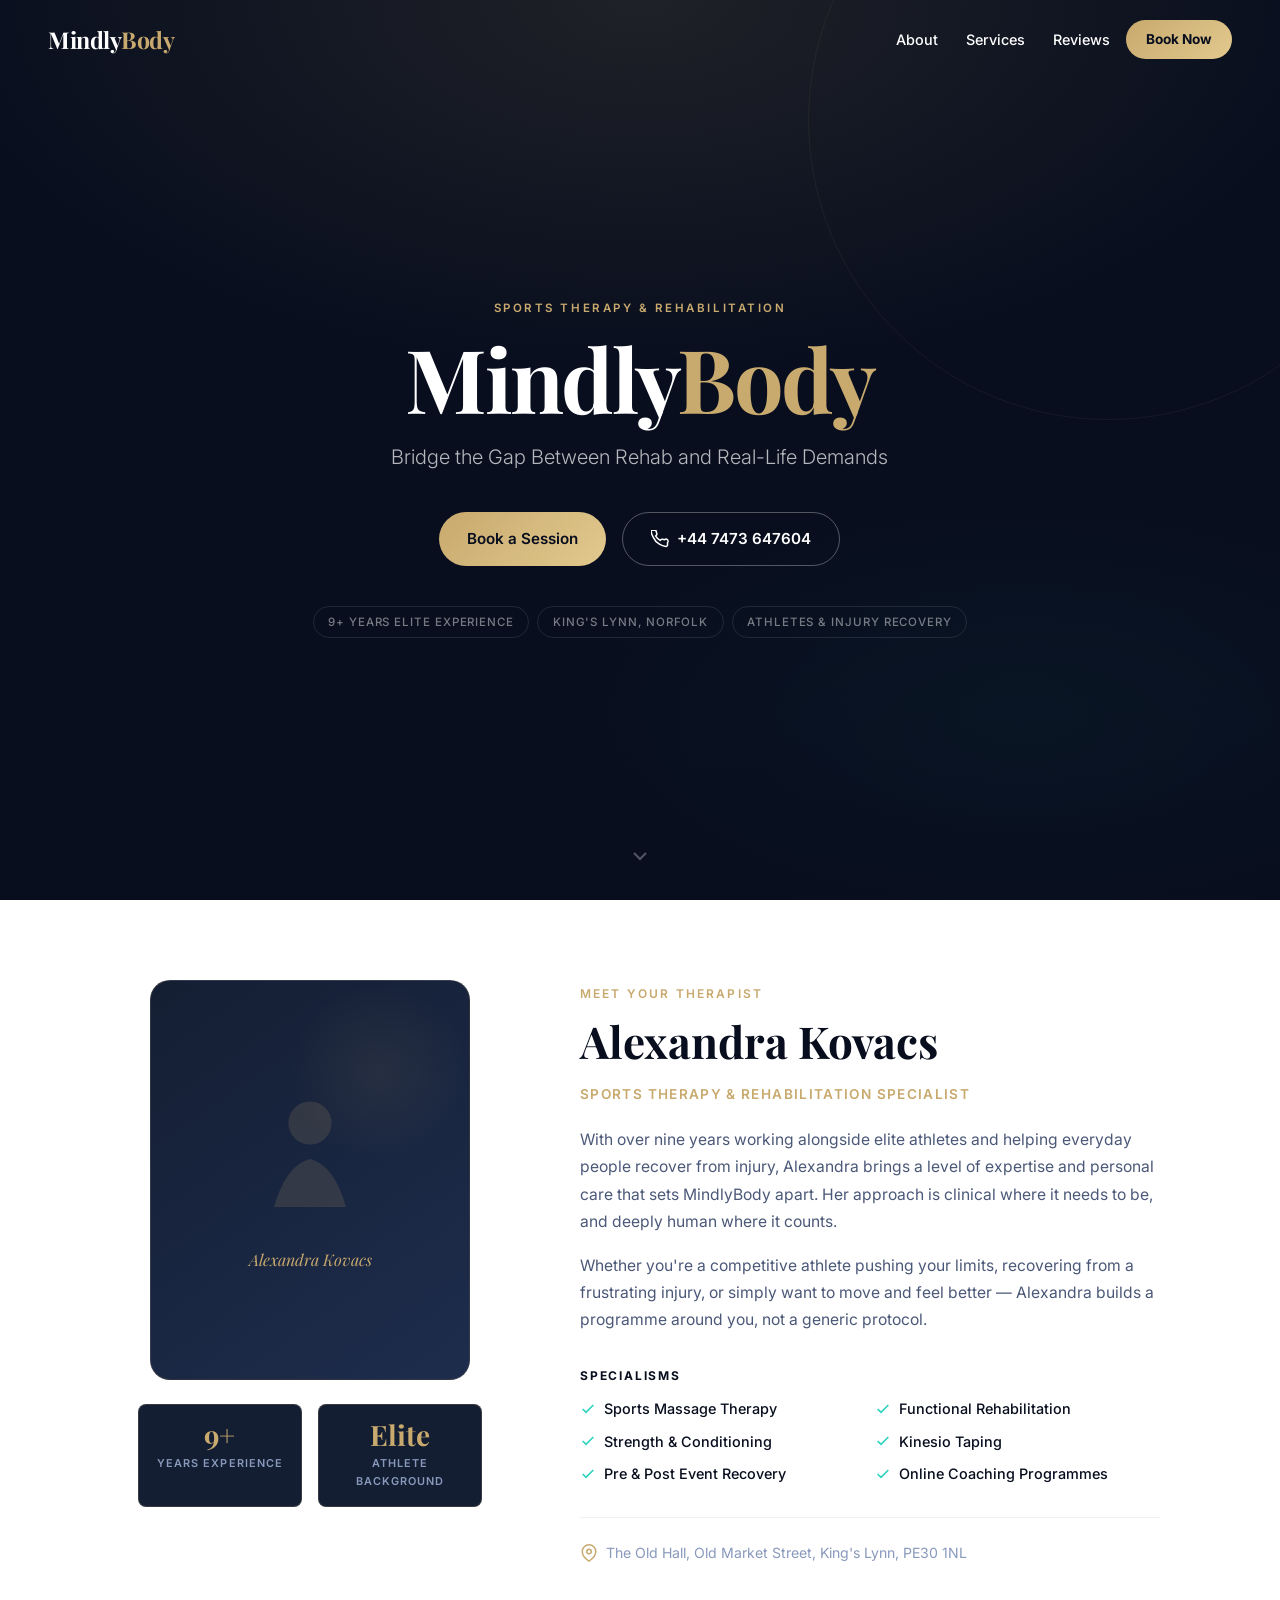
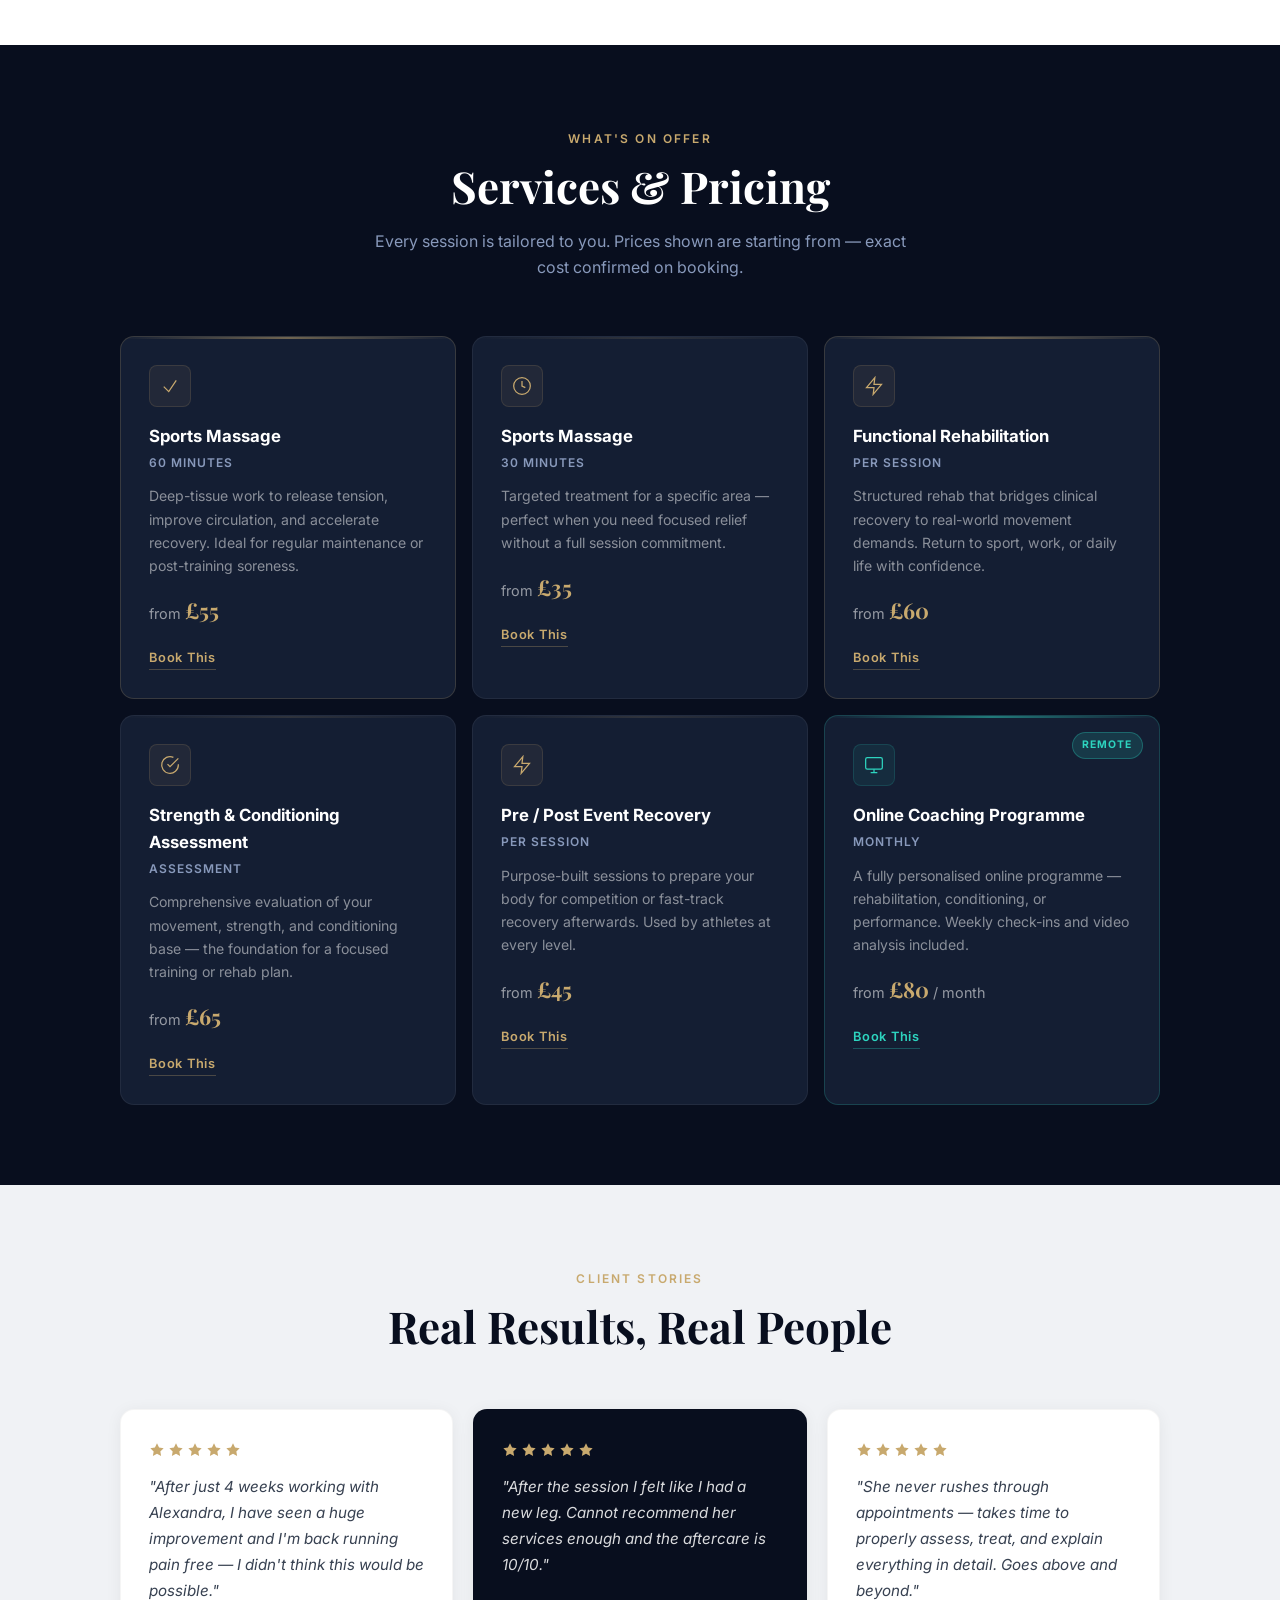
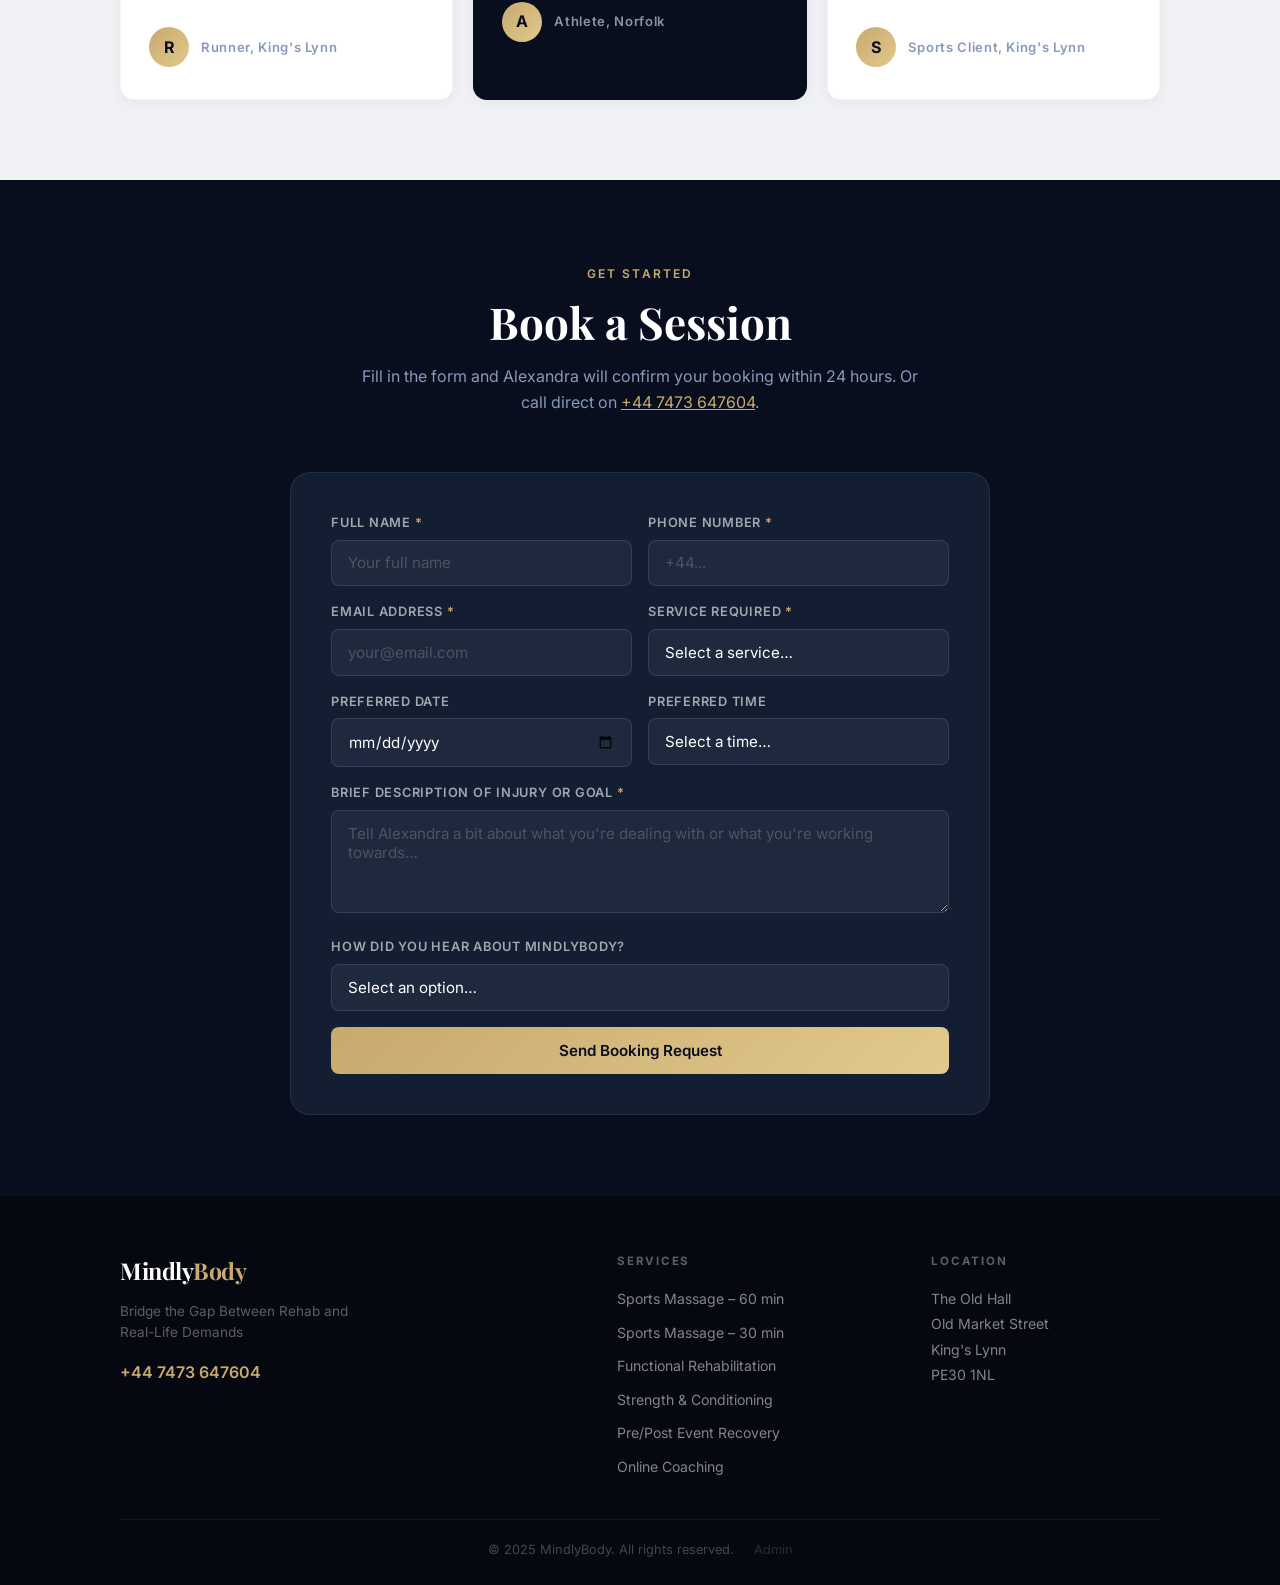
<file: index.html>
<!DOCTYPE html>
<html lang="en">
<head>
  <meta charset="UTF-8" />
  <meta name="viewport" content="width=device-width, initial-scale=1.0" />
  <title>MindlyBody | Sports Massage & Rehabilitation — King's Lynn</title>
  <meta name="description" content="Elite sports massage and rehabilitation with Alexandra Kovacs at The Old Hall, King's Lynn. Book your session today." />
  <link rel="preconnect" href="https://fonts.googleapis.com" />
  <link rel="preconnect" href="https://fonts.gstatic.com" crossorigin />
  <link href="https://fonts.googleapis.com/css2?family=Inter:wght@300;400;500;600;700&family=Playfair+Display:wght@400;600;700&display=swap" rel="stylesheet" />
  <link rel="stylesheet" href="styles.css" />
</head>
<body>

  <!-- NAV -->
  <nav class="nav" id="nav">
    <a href="#" class="nav__logo">Mindly<span>Body</span></a>
    <button class="nav__toggle" id="navToggle" aria-label="Open menu">
      <span></span><span></span><span></span>
    </button>
    <ul class="nav__links" id="navLinks">
      <li><a href="#about">About</a></li>
      <li><a href="#services">Services</a></li>
      <li><a href="#testimonials">Reviews</a></li>
      <li><a href="#booking" class="nav__cta">Book Now</a></li>
    </ul>
  </nav>

  <!-- HERO -->
  <section class="hero" id="home">
    <div class="hero__overlay"></div>
    <div class="hero__content">
      <p class="hero__eyebrow">Sports Therapy &amp; Rehabilitation</p>
      <h1 class="hero__title">Mindly<span>Body</span></h1>
      <p class="hero__tagline">Bridge the Gap Between Rehab and Real-Life Demands</p>
      <div class="hero__actions">
        <a href="#booking" class="btn btn--primary">Book a Session</a>
        <a href="tel:+447473647604" class="btn btn--ghost">
          <svg width="18" height="18" viewBox="0 0 24 24" fill="none" stroke="currentColor" stroke-width="2" stroke-linecap="round" stroke-linejoin="round"><path d="M22 16.92v3a2 2 0 01-2.18 2 19.79 19.79 0 01-8.63-3.07A19.5 19.5 0 013.07 9.8a19.79 19.79 0 01-3.07-8.67A2 2 0 012 .18h3a2 2 0 012 1.72c.127.96.361 1.903.7 2.81a2 2 0 01-.45 2.11L6.09 7.91a16 16 0 006 6l1.09-1.09a2 2 0 012.11-.45c.907.339 1.85.573 2.81.7A2 2 0 0122 16.92z"></path></svg>
          +44 7473 647604
        </a>
      </div>
      <div class="hero__badges">
        <span>9+ Years Elite Experience</span>
        <span>King's Lynn, Norfolk</span>
        <span>Athletes &amp; Injury Recovery</span>
      </div>
    </div>
    <a href="#about" class="hero__scroll" aria-label="Scroll down">
      <svg width="24" height="24" viewBox="0 0 24 24" fill="none" stroke="currentColor" stroke-width="2"><polyline points="6 9 12 15 18 9"></polyline></svg>
    </a>
  </section>

  <!-- ABOUT -->
  <section class="about section" id="about">
    <div class="container">
      <div class="about__grid">
        <div class="about__image-wrap">
          <div class="about__image-placeholder">
            <svg viewBox="0 0 200 240" fill="none" xmlns="http://www.w3.org/2000/svg" class="about__silhouette">
              <circle cx="100" cy="60" r="36" fill="currentColor" opacity="0.15"/>
              <path d="M40 200 Q60 130 100 120 Q140 130 160 200" fill="currentColor" opacity="0.15"/>
            </svg>
            <p class="about__image-label">Alexandra Kovacs</p>
          </div>
          <div class="about__credentials">
            <div class="credential">
              <span class="credential__number">9+</span>
              <span class="credential__label">Years Experience</span>
            </div>
            <div class="credential">
              <span class="credential__number">Elite</span>
              <span class="credential__label">Athlete Background</span>
            </div>
          </div>
        </div>
        <div class="about__content">
          <p class="section__eyebrow">Meet Your Therapist</p>
          <h2 class="section__title">Alexandra Kovacs</h2>
          <p class="about__subtitle">Sports Therapy &amp; Rehabilitation Specialist</p>
          <p class="about__text">
            With over nine years working alongside elite athletes and helping everyday people recover from injury, Alexandra brings a level of expertise and personal care that sets MindlyBody apart. Her approach is clinical where it needs to be, and deeply human where it counts.
          </p>
          <p class="about__text">
            Whether you're a competitive athlete pushing your limits, recovering from a frustrating injury, or simply want to move and feel better — Alexandra builds a programme around you, not a generic protocol.
          </p>
          <div class="about__specialisms">
            <h3 class="about__specialisms-title">Specialisms</h3>
            <ul class="specialism-list">
              <li>
                <svg width="16" height="16" viewBox="0 0 24 24" fill="none" stroke="currentColor" stroke-width="2.5"><polyline points="20 6 9 17 4 12"></polyline></svg>
                Sports Massage Therapy
              </li>
              <li>
                <svg width="16" height="16" viewBox="0 0 24 24" fill="none" stroke="currentColor" stroke-width="2.5"><polyline points="20 6 9 17 4 12"></polyline></svg>
                Functional Rehabilitation
              </li>
              <li>
                <svg width="16" height="16" viewBox="0 0 24 24" fill="none" stroke="currentColor" stroke-width="2.5"><polyline points="20 6 9 17 4 12"></polyline></svg>
                Strength &amp; Conditioning
              </li>
              <li>
                <svg width="16" height="16" viewBox="0 0 24 24" fill="none" stroke="currentColor" stroke-width="2.5"><polyline points="20 6 9 17 4 12"></polyline></svg>
                Kinesio Taping
              </li>
              <li>
                <svg width="16" height="16" viewBox="0 0 24 24" fill="none" stroke="currentColor" stroke-width="2.5"><polyline points="20 6 9 17 4 12"></polyline></svg>
                Pre &amp; Post Event Recovery
              </li>
              <li>
                <svg width="16" height="16" viewBox="0 0 24 24" fill="none" stroke="currentColor" stroke-width="2.5"><polyline points="20 6 9 17 4 12"></polyline></svg>
                Online Coaching Programmes
              </li>
            </ul>
          </div>
          <div class="about__location">
            <svg width="18" height="18" viewBox="0 0 24 24" fill="none" stroke="currentColor" stroke-width="2"><path d="M21 10c0 7-9 13-9 13s-9-6-9-13a9 9 0 0118 0z"></path><circle cx="12" cy="10" r="3"></circle></svg>
            <span>The Old Hall, Old Market Street, King's Lynn, PE30 1NL</span>
          </div>
        </div>
      </div>
    </div>
  </section>

  <!-- SERVICES -->
  <section class="services section section--dark" id="services">
    <div class="container">
      <div class="section__header">
        <p class="section__eyebrow section__eyebrow--light">What's on Offer</p>
        <h2 class="section__title section__title--light">Services &amp; Pricing</h2>
        <p class="section__subtitle">Every session is tailored to you. Prices shown are starting from — exact cost confirmed on booking.</p>
      </div>
      <div class="services__grid">
        <div class="service-card service-card--featured">
          <div class="service-card__icon">
            <svg viewBox="0 0 24 24" fill="none" stroke="currentColor" stroke-width="1.5"><path d="M4.5 12.75l6 6 9-13.5"/></svg>
          </div>
          <h3 class="service-card__title">Sports Massage</h3>
          <p class="service-card__duration">60 minutes</p>
          <p class="service-card__desc">Deep-tissue work to release tension, improve circulation, and accelerate recovery. Ideal for regular maintenance or post-training soreness.</p>
          <p class="service-card__price">from <strong>£55</strong></p>
          <a href="#booking" class="service-card__cta">Book This</a>
        </div>

        <div class="service-card">
          <div class="service-card__icon">
            <svg viewBox="0 0 24 24" fill="none" stroke="currentColor" stroke-width="1.5"><circle cx="12" cy="12" r="10"/><polyline points="12 6 12 12 16 14"/></svg>
          </div>
          <h3 class="service-card__title">Sports Massage</h3>
          <p class="service-card__duration">30 minutes</p>
          <p class="service-card__desc">Targeted treatment for a specific area — perfect when you need focused relief without a full session commitment.</p>
          <p class="service-card__price">from <strong>£35</strong></p>
          <a href="#booking" class="service-card__cta">Book This</a>
        </div>

        <div class="service-card service-card--featured">
          <div class="service-card__icon">
            <svg viewBox="0 0 24 24" fill="none" stroke="currentColor" stroke-width="1.5"><path d="M13 2L3 14h9l-1 8 10-12h-9l1-8z"/></svg>
          </div>
          <h3 class="service-card__title">Functional Rehabilitation</h3>
          <p class="service-card__duration">Per session</p>
          <p class="service-card__desc">Structured rehab that bridges clinical recovery to real-world movement demands. Return to sport, work, or daily life with confidence.</p>
          <p class="service-card__price">from <strong>£60</strong></p>
          <a href="#booking" class="service-card__cta">Book This</a>
        </div>

        <div class="service-card">
          <div class="service-card__icon">
            <svg viewBox="0 0 24 24" fill="none" stroke="currentColor" stroke-width="1.5"><path d="M22 11.08V12a10 10 0 11-5.93-9.14"/><polyline points="22 4 12 14.01 9 11.01"/></svg>
          </div>
          <h3 class="service-card__title">Strength &amp; Conditioning Assessment</h3>
          <p class="service-card__duration">Assessment</p>
          <p class="service-card__desc">Comprehensive evaluation of your movement, strength, and conditioning base — the foundation for a focused training or rehab plan.</p>
          <p class="service-card__price">from <strong>£65</strong></p>
          <a href="#booking" class="service-card__cta">Book This</a>
        </div>

        <div class="service-card">
          <div class="service-card__icon">
            <svg viewBox="0 0 24 24" fill="none" stroke="currentColor" stroke-width="1.5"><polygon points="13 2 3 14 12 14 11 22 21 10 12 10 13 2"/></svg>
          </div>
          <h3 class="service-card__title">Pre / Post Event Recovery</h3>
          <p class="service-card__duration">Per session</p>
          <p class="service-card__desc">Purpose-built sessions to prepare your body for competition or fast-track recovery afterwards. Used by athletes at every level.</p>
          <p class="service-card__price">from <strong>£45</strong></p>
          <a href="#booking" class="service-card__cta">Book This</a>
        </div>

        <div class="service-card service-card--online">
          <div class="service-card__badge">Remote</div>
          <div class="service-card__icon">
            <svg viewBox="0 0 24 24" fill="none" stroke="currentColor" stroke-width="1.5"><rect x="2" y="3" width="20" height="14" rx="2" ry="2"/><line x1="8" y1="21" x2="16" y2="21"/><line x1="12" y1="17" x2="12" y2="21"/></svg>
          </div>
          <h3 class="service-card__title">Online Coaching Programme</h3>
          <p class="service-card__duration">Monthly</p>
          <p class="service-card__desc">A fully personalised online programme — rehabilitation, conditioning, or performance. Weekly check-ins and video analysis included.</p>
          <p class="service-card__price">from <strong>£80</strong> / month</p>
          <a href="#booking" class="service-card__cta">Book This</a>
        </div>
      </div>
    </div>
  </section>

  <!-- TESTIMONIALS -->
  <section class="testimonials section" id="testimonials">
    <div class="container">
      <div class="section__header">
        <p class="section__eyebrow">Client Stories</p>
        <h2 class="section__title">Real Results, Real People</h2>
      </div>
      <div class="testimonials__grid">
        <div class="testimonial-card">
          <div class="testimonial-card__stars">
            <svg viewBox="0 0 24 24" fill="currentColor"><polygon points="12 2 15.09 8.26 22 9.27 17 14.14 18.18 21.02 12 17.77 5.82 21.02 7 14.14 2 9.27 8.91 8.26 12 2"/></svg>
            <svg viewBox="0 0 24 24" fill="currentColor"><polygon points="12 2 15.09 8.26 22 9.27 17 14.14 18.18 21.02 12 17.77 5.82 21.02 7 14.14 2 9.27 8.91 8.26 12 2"/></svg>
            <svg viewBox="0 0 24 24" fill="currentColor"><polygon points="12 2 15.09 8.26 22 9.27 17 14.14 18.18 21.02 12 17.77 5.82 21.02 7 14.14 2 9.27 8.91 8.26 12 2"/></svg>
            <svg viewBox="0 0 24 24" fill="currentColor"><polygon points="12 2 15.09 8.26 22 9.27 17 14.14 18.18 21.02 12 17.77 5.82 21.02 7 14.14 2 9.27 8.91 8.26 12 2"/></svg>
            <svg viewBox="0 0 24 24" fill="currentColor"><polygon points="12 2 15.09 8.26 22 9.27 17 14.14 18.18 21.02 12 17.77 5.82 21.02 7 14.14 2 9.27 8.91 8.26 12 2"/></svg>
          </div>
          <blockquote class="testimonial-card__quote">
            "After just 4 weeks working with Alexandra, I have seen a huge improvement and I'm back running pain free — I didn't think this would be possible."
          </blockquote>
          <div class="testimonial-card__author">
            <div class="testimonial-card__avatar">R</div>
            <div>
              <p class="testimonial-card__name">Runner, King's Lynn</p>
            </div>
          </div>
        </div>

        <div class="testimonial-card testimonial-card--accent">
          <div class="testimonial-card__stars">
            <svg viewBox="0 0 24 24" fill="currentColor"><polygon points="12 2 15.09 8.26 22 9.27 17 14.14 18.18 21.02 12 17.77 5.82 21.02 7 14.14 2 9.27 8.91 8.26 12 2"/></svg>
            <svg viewBox="0 0 24 24" fill="currentColor"><polygon points="12 2 15.09 8.26 22 9.27 17 14.14 18.18 21.02 12 17.77 5.82 21.02 7 14.14 2 9.27 8.91 8.26 12 2"/></svg>
            <svg viewBox="0 0 24 24" fill="currentColor"><polygon points="12 2 15.09 8.26 22 9.27 17 14.14 18.18 21.02 12 17.77 5.82 21.02 7 14.14 2 9.27 8.91 8.26 12 2"/></svg>
            <svg viewBox="0 0 24 24" fill="currentColor"><polygon points="12 2 15.09 8.26 22 9.27 17 14.14 18.18 21.02 12 17.77 5.82 21.02 7 14.14 2 9.27 8.91 8.26 12 2"/></svg>
            <svg viewBox="0 0 24 24" fill="currentColor"><polygon points="12 2 15.09 8.26 22 9.27 17 14.14 18.18 21.02 12 17.77 5.82 21.02 7 14.14 2 9.27 8.91 8.26 12 2"/></svg>
          </div>
          <blockquote class="testimonial-card__quote">
            "After the session I felt like I had a new leg. Cannot recommend her services enough and the aftercare is 10/10."
          </blockquote>
          <div class="testimonial-card__author">
            <div class="testimonial-card__avatar">A</div>
            <div>
              <p class="testimonial-card__name">Athlete, Norfolk</p>
            </div>
          </div>
        </div>

        <div class="testimonial-card">
          <div class="testimonial-card__stars">
            <svg viewBox="0 0 24 24" fill="currentColor"><polygon points="12 2 15.09 8.26 22 9.27 17 14.14 18.18 21.02 12 17.77 5.82 21.02 7 14.14 2 9.27 8.91 8.26 12 2"/></svg>
            <svg viewBox="0 0 24 24" fill="currentColor"><polygon points="12 2 15.09 8.26 22 9.27 17 14.14 18.18 21.02 12 17.77 5.82 21.02 7 14.14 2 9.27 8.91 8.26 12 2"/></svg>
            <svg viewBox="0 0 24 24" fill="currentColor"><polygon points="12 2 15.09 8.26 22 9.27 17 14.14 18.18 21.02 12 17.77 5.82 21.02 7 14.14 2 9.27 8.91 8.26 12 2"/></svg>
            <svg viewBox="0 0 24 24" fill="currentColor"><polygon points="12 2 15.09 8.26 22 9.27 17 14.14 18.18 21.02 12 17.77 5.82 21.02 7 14.14 2 9.27 8.91 8.26 12 2"/></svg>
            <svg viewBox="0 0 24 24" fill="currentColor"><polygon points="12 2 15.09 8.26 22 9.27 17 14.14 18.18 21.02 12 17.77 5.82 21.02 7 14.14 2 9.27 8.91 8.26 12 2"/></svg>
          </div>
          <blockquote class="testimonial-card__quote">
            "She never rushes through appointments — takes time to properly assess, treat, and explain everything in detail. Goes above and beyond."
          </blockquote>
          <div class="testimonial-card__author">
            <div class="testimonial-card__avatar">S</div>
            <div>
              <p class="testimonial-card__name">Sports Client, King's Lynn</p>
            </div>
          </div>
        </div>
      </div>
    </div>
  </section>

  <!-- BOOKING -->
  <section class="booking section section--dark" id="booking">
    <div class="container">
      <div class="section__header">
        <p class="section__eyebrow section__eyebrow--light">Get Started</p>
        <h2 class="section__title section__title--light">Book a Session</h2>
        <p class="section__subtitle">Fill in the form and Alexandra will confirm your booking within 24 hours. Or call direct on <a href="tel:+447473647604" class="link--gold">+44 7473 647604</a>.</p>
      </div>
      <div class="booking__wrap">
        <form class="booking-form" id="bookingForm" action="https://formspree.io/f/xvzjoyjr" method="POST" novalidate>
          <div class="form-row">
            <div class="form-group">
              <label for="name" class="form-label">Full Name <span class="required">*</span></label>
              <input type="text" id="name" name="name" class="form-input" placeholder="Your full name" required />
            </div>
            <div class="form-group">
              <label for="phone" class="form-label">Phone Number <span class="required">*</span></label>
              <input type="tel" id="phone" name="phone" class="form-input" placeholder="+44..." required />
            </div>
          </div>
          <div class="form-row">
            <div class="form-group">
              <label for="email" class="form-label">Email Address <span class="required">*</span></label>
              <input type="email" id="email" name="email" class="form-input" placeholder="your@email.com" required />
            </div>
            <div class="form-group">
              <label for="service" class="form-label">Service Required <span class="required">*</span></label>
              <select id="service" name="service" class="form-input form-select" required>
                <option value="" disabled selected>Select a service…</option>
                <option value="Sports Massage – 60 min (from £55)">Sports Massage – 60 min (from £55)</option>
                <option value="Sports Massage – 30 min (from £35)">Sports Massage – 30 min (from £35)</option>
                <option value="Functional Rehabilitation Session (from £60)">Functional Rehabilitation Session (from £60)</option>
                <option value="Strength & Conditioning Assessment (from £65)">Strength &amp; Conditioning Assessment (from £65)</option>
                <option value="Pre/Post Event Recovery Session (from £45)">Pre/Post Event Recovery Session (from £45)</option>
                <option value="Online Coaching Programme (from £80/month)">Online Coaching Programme (from £80/month)</option>
                <option value="Not sure – need advice">Not sure – need advice</option>
              </select>
            </div>
          </div>
          <div class="form-row">
            <div class="form-group">
              <label for="date" class="form-label">Preferred Date</label>
              <input type="date" id="date" name="preferred_date" class="form-input" />
            </div>
            <div class="form-group">
              <label for="time" class="form-label">Preferred Time</label>
              <select id="time" name="preferred_time" class="form-input form-select">
                <option value="" disabled selected>Select a time…</option>
                <option value="Morning (8am–12pm)">Morning (8am–12pm)</option>
                <option value="Afternoon (12pm–5pm)">Afternoon (12pm–5pm)</option>
                <option value="Evening (5pm–8pm)">Evening (5pm–8pm)</option>
                <option value="Flexible">Flexible</option>
              </select>
            </div>
          </div>
          <div class="form-group">
            <label for="goal" class="form-label">Brief Description of Injury or Goal <span class="required">*</span></label>
            <textarea id="goal" name="injury_or_goal" class="form-input form-textarea" rows="4" placeholder="Tell Alexandra a bit about what you're dealing with or what you're working towards…" required></textarea>
          </div>
          <div class="form-group">
            <label for="referral" class="form-label">How Did You Hear About MindlyBody?</label>
            <select id="referral" name="referral_source" class="form-input form-select">
              <option value="" disabled selected>Select an option…</option>
              <option value="Google Search">Google Search</option>
              <option value="Instagram">Instagram</option>
              <option value="Facebook">Facebook</option>
              <option value="Friend / Word of Mouth">Friend / Word of Mouth</option>
              <option value="GP / Physio Referral">GP / Physio Referral</option>
              <option value="Sports Club">Sports Club</option>
              <option value="Other">Other</option>
            </select>
          </div>
          <input type="hidden" name="_subject" value="New MindlyBody Booking Request" />
          <input type="hidden" name="_next" value="" />
          <button type="submit" class="btn btn--primary btn--full" id="submitBtn">
            <span class="btn__text">Send Booking Request</span>
            <span class="btn__loading" hidden>Sending…</span>
          </button>
        </form>
        <div class="booking-success" id="bookingSuccess" hidden>
          <div class="booking-success__icon">
            <svg viewBox="0 0 24 24" fill="none" stroke="currentColor" stroke-width="2"><polyline points="20 6 9 17 4 12"></polyline></svg>
          </div>
          <h3>Request Sent!</h3>
          <p>Thanks! Alexandra will be in touch within 24 hours to confirm your session.</p>
          <a href="tel:+447473647604" class="btn btn--ghost" style="margin-top:1.5rem">Or call now: +44 7473 647604</a>
        </div>
      </div>
    </div>
  </section>

  <!-- FOOTER -->
  <footer class="footer">
    <div class="container">
      <div class="footer__grid">
        <div class="footer__brand">
          <a href="#" class="nav__logo">Mindly<span>Body</span></a>
          <p class="footer__tagline">Bridge the Gap Between Rehab and Real-Life Demands</p>
          <a href="tel:+447473647604" class="footer__phone">+44 7473 647604</a>
        </div>
        <div class="footer__col">
          <h4>Services</h4>
          <ul>
            <li><a href="#booking">Sports Massage – 60 min</a></li>
            <li><a href="#booking">Sports Massage – 30 min</a></li>
            <li><a href="#booking">Functional Rehabilitation</a></li>
            <li><a href="#booking">Strength &amp; Conditioning</a></li>
            <li><a href="#booking">Pre/Post Event Recovery</a></li>
            <li><a href="#booking">Online Coaching</a></li>
          </ul>
        </div>
        <div class="footer__col">
          <h4>Location</h4>
          <address>
            The Old Hall<br />
            Old Market Street<br />
            King's Lynn<br />
            PE30 1NL
          </address>
        </div>
      </div>
      <div class="footer__bottom">
        <p>&copy; 2025 MindlyBody. All rights reserved. <a href="/admin.html" class="footer__admin">Admin</a></p>
      </div>
    </div>
  </footer>

  <script src="script.js"></script>
</body>
</html>
</file>
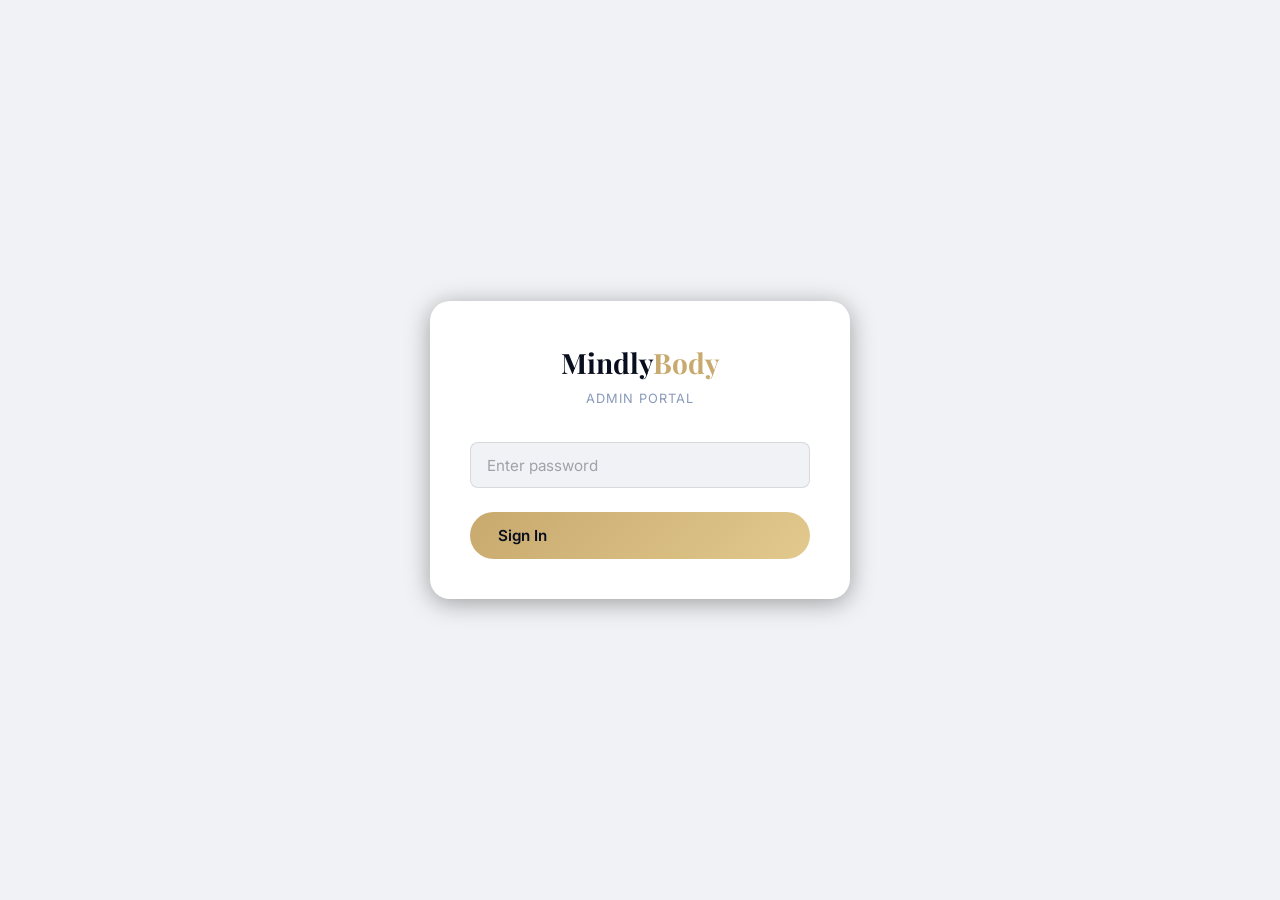
<file: admin.html>
<!DOCTYPE html>
<html lang="en">
<head>
  <meta charset="UTF-8" />
  <meta name="viewport" content="width=device-width, initial-scale=1.0" />
  <title>MindlyBody Admin — Bookings</title>
  <link rel="preconnect" href="https://fonts.googleapis.com" />
  <link rel="preconnect" href="https://fonts.gstatic.com" crossorigin />
  <link href="https://fonts.googleapis.com/css2?family=Inter:wght@300;400;500;600;700&family=Playfair+Display:wght@400;600;700&display=swap" rel="stylesheet" />
  <link rel="stylesheet" href="styles.css" />
</head>
<body class="admin-body">

  <!-- LOGIN SCREEN -->
  <div class="admin-login" id="loginScreen">
    <div class="admin-login__card">
      <p class="admin-login__logo">Mindly<span>Body</span></p>
      <p class="admin-login__subtitle">Admin Portal</p>
      <div class="admin-error" id="loginError">Incorrect password. Please try again.</div>
      <form id="loginForm" autocomplete="off">
        <input type="password" id="passwordInput" class="form-input" placeholder="Enter password" autocomplete="current-password" />
        <button type="submit" class="btn btn--primary">Sign In</button>
      </form>
    </div>
  </div>

  <!-- ADMIN PAGE -->
  <div class="admin-page" id="adminPage">
    <header class="admin-header">
      <a href="/" class="nav__logo">Mindly<span>Body</span></a>
      <div class="admin-header-right">
        <span class="admin-meta" id="adminMeta"></span>
        <button class="admin-logout" id="logoutBtn">Sign Out</button>
      </div>
    </header>
    <main class="admin-content">
      <div class="admin-stats" id="adminStats">
        <div class="admin-stat">
          <div class="admin-stat__num" id="statTotal">0</div>
          <div class="admin-stat__label">Total Bookings</div>
        </div>
        <div class="admin-stat">
          <div class="admin-stat__num" id="statToday">0</div>
          <div class="admin-stat__label">Submitted Today</div>
        </div>
        <div class="admin-stat">
          <div class="admin-stat__num" id="statWeek">0</div>
          <div class="admin-stat__label">This Week</div>
        </div>
      </div>
      <div class="admin-table-wrap">
        <div class="admin-table-header">
          <h2>Booking Requests</h2>
          <button class="admin-clear-btn" id="clearBtn">Clear All Records</button>
        </div>
        <div id="tableContainer"></div>
      </div>
    </main>
  </div>

  <script>
    // ── Password ─────────────────────────────────────────
    // Change this to a strong password before going live.
    const ADMIN_PASSWORD = 'MindlyBody2025';
    const SESSION_KEY    = 'mb_admin_auth';
    const BOOKINGS_KEY   = 'mb_bookings';

    // ── DOM refs ─────────────────────────────────────────
    const loginScreen   = document.getElementById('loginScreen');
    const adminPage     = document.getElementById('adminPage');
    const loginForm     = document.getElementById('loginForm');
    const loginError    = document.getElementById('loginError');
    const passwordInput = document.getElementById('passwordInput');
    const logoutBtn     = document.getElementById('logoutBtn');
    const adminMeta     = document.getElementById('adminMeta');
    const clearBtn      = document.getElementById('clearBtn');
    const tableContainer= document.getElementById('tableContainer');
    const statTotal     = document.getElementById('statTotal');
    const statToday     = document.getElementById('statToday');
    const statWeek      = document.getElementById('statWeek');

    // ── Auth ─────────────────────────────────────────────
    function isAuthed() {
      return sessionStorage.getItem(SESSION_KEY) === '1';
    }
    function login() {
      sessionStorage.setItem(SESSION_KEY, '1');
      loginScreen.style.display = 'none';
      adminPage.classList.add('show');
      renderAdmin();
    }
    function logout() {
      sessionStorage.removeItem(SESSION_KEY);
      adminPage.classList.remove('show');
      loginScreen.style.display = 'flex';
      passwordInput.value = '';
    }

    loginForm.addEventListener('submit', (e) => {
      e.preventDefault();
      if (passwordInput.value === ADMIN_PASSWORD) {
        loginError.classList.remove('show');
        login();
      } else {
        loginError.classList.add('show');
        passwordInput.value = '';
        passwordInput.focus();
      }
    });
    logoutBtn.addEventListener('click', logout);

    // Auto-login if already authenticated this session
    if (isAuthed()) login();

    // ── Render bookings table ─────────────────────────────
    function renderAdmin() {
      const bookings = getBookings();
      const now      = new Date();
      const todayStr = now.toISOString().slice(0, 10);
      const weekAgo  = new Date(now.getTime() - 7 * 864e5);

      let todayCount = 0, weekCount = 0;
      bookings.forEach(b => {
        const d = new Date(b.submittedAt);
        if (d.toISOString().slice(0, 10) === todayStr) todayCount++;
        if (d >= weekAgo) weekCount++;
      });

      statTotal.textContent = bookings.length;
      statToday.textContent = todayCount;
      statWeek.textContent  = weekCount;
      adminMeta.textContent = 'Logged in · ' + now.toLocaleDateString('en-GB', { day: 'numeric', month: 'short', year: 'numeric' });

      if (!bookings.length) {
        tableContainer.innerHTML = `
          <div class="admin-empty">
            <svg width="40" height="40" viewBox="0 0 24 24" fill="none" stroke="#8899bb" stroke-width="1.5"><path d="M14 2H6a2 2 0 00-2 2v16a2 2 0 002 2h12a2 2 0 002-2V8z"/><polyline points="14 2 14 8 20 8"/></svg>
            <p>No booking requests yet. They'll appear here once the form is submitted.</p>
          </div>`;
        return;
      }

      const rows = bookings.map(b => {
        const d = new Date(b.submittedAt);
        const dateStr = d.toLocaleDateString('en-GB', { day: '2-digit', month: 'short', year: 'numeric' });
        const timeStr = d.toLocaleTimeString('en-GB', { hour: '2-digit', minute: '2-digit' });
        const slot = [b.preferredDate, b.preferredTime].filter(Boolean).join(' · ') || '—';
        return `
          <tr>
            <td class="td--muted" style="white-space:nowrap">${dateStr}<br><span style="font-size:0.78rem;opacity:.6">${timeStr}</span></td>
            <td><strong>${esc(b.name)}</strong><br><span class="td--muted" style="font-size:0.8rem">${esc(b.email)}</span></td>
            <td class="td--muted">${esc(b.phone)}</td>
            <td class="td--service">${esc(b.service)}</td>
            <td class="td--muted" style="white-space:nowrap">${esc(slot)}</td>
            <td class="td--goal">${esc(b.goal)}</td>
            <td class="td--muted">${esc(b.referral || '—')}</td>
          </tr>`;
      }).join('');

      tableContainer.innerHTML = `
        <table>
          <thead>
            <tr>
              <th>Submitted</th>
              <th>Client</th>
              <th>Phone</th>
              <th>Service</th>
              <th>Preferred Slot</th>
              <th>Injury / Goal</th>
              <th>Referral</th>
            </tr>
          </thead>
          <tbody>${rows}</tbody>
        </table>`;
    }

    function getBookings() {
      try { return JSON.parse(localStorage.getItem(BOOKINGS_KEY) || '[]'); }
      catch (_) { return []; }
    }

    function esc(str) {
      if (!str) return '';
      return String(str)
        .replace(/&/g, '&amp;')
        .replace(/</g, '&lt;')
        .replace(/>/g, '&gt;')
        .replace(/"/g, '&quot;');
    }

    clearBtn.addEventListener('click', () => {
      if (confirm('Delete all booking records? This cannot be undone.')) {
        localStorage.removeItem(BOOKINGS_KEY);
        renderAdmin();
      }
    });

    // Auto-refresh table every 60s while page is open
    setInterval(() => { if (isAuthed()) renderAdmin(); }, 60_000);
  </script>
</body>
</html>
</file>
<file: styles.css>
/* ============================================================
   MINDBODY — styles.css
   Design: dark navy + white + gold accent, mobile-first
   ============================================================ */

/* --- Variables --- */
:root {
  --navy:      #080e1e;
  --navy-mid:  #111827;
  --navy-card: #141e33;
  --navy-light:#1e2d4d;
  --white:     #ffffff;
  --off-white: #f0f2f5;
  --muted:     #8899bb;
  --gold:      #c8a96e;
  --gold-light:#e2c98d;
  --teal:      #2dd4bf;
  --teal-dark: #14b8a6;
  --danger:    #ef4444;

  --radius-sm: 8px;
  --radius:    14px;
  --radius-lg: 20px;

  --transition: 0.25s ease;
  --shadow:     0 4px 24px rgba(0,0,0,0.35);
  --shadow-lg:  0 8px 48px rgba(0,0,0,0.5);

  --font-body:    'Inter', system-ui, -apple-system, sans-serif;
  --font-display: 'Playfair Display', Georgia, serif;

  --max-w: 1120px;
  --gutter: 1.25rem;
}

/* --- Reset --- */
*, *::before, *::after { box-sizing: border-box; margin: 0; padding: 0; }
html { scroll-behavior: smooth; font-size: 16px; }
body {
  font-family: var(--font-body);
  background: var(--white);
  color: var(--navy);
  line-height: 1.6;
  -webkit-font-smoothing: antialiased;
}
img, svg { display: block; max-width: 100%; }
a { color: inherit; text-decoration: none; }
ul { list-style: none; }
address { font-style: normal; }
button { cursor: pointer; border: none; background: none; font-family: inherit; }

/* --- Utilities --- */
.container {
  width: 100%;
  max-width: var(--max-w);
  margin: 0 auto;
  padding: 0 var(--gutter);
}

.section { padding: 5rem 0; }
.section--dark { background: var(--navy); }

.section__header {
  text-align: center;
  margin-bottom: 3.5rem;
}
.section__eyebrow {
  display: inline-block;
  font-size: 0.75rem;
  font-weight: 600;
  letter-spacing: 0.18em;
  text-transform: uppercase;
  color: var(--gold);
  margin-bottom: 0.75rem;
}
.section__eyebrow--light { color: var(--gold); }
.section__title {
  font-family: var(--font-display);
  font-size: clamp(1.75rem, 4vw, 2.75rem);
  font-weight: 700;
  color: var(--navy);
  line-height: 1.2;
  margin-bottom: 1rem;
}
.section__title--light { color: var(--white); }
.section__subtitle {
  max-width: 560px;
  margin: 0 auto;
  color: var(--muted);
  font-size: 1rem;
}

/* --- Buttons --- */
.btn {
  display: inline-flex;
  align-items: center;
  gap: 0.5rem;
  padding: 0.875rem 1.75rem;
  border-radius: 50px;
  font-weight: 600;
  font-size: 0.95rem;
  transition: all var(--transition);
  white-space: nowrap;
}
.btn--primary {
  background: linear-gradient(135deg, var(--gold), var(--gold-light));
  color: var(--navy);
}
.btn--primary:hover {
  transform: translateY(-2px);
  box-shadow: 0 6px 24px rgba(200,169,110,0.4);
}
.btn--ghost {
  background: transparent;
  color: var(--white);
  border: 1.5px solid rgba(255,255,255,0.3);
}
.btn--ghost:hover {
  border-color: var(--gold);
  color: var(--gold);
}
.btn--full { width: 100%; justify-content: center; border-radius: var(--radius-sm); }
.link--gold { color: var(--gold); text-decoration: underline; }

/* ============================================================
   NAV
   ============================================================ */
.nav {
  position: fixed;
  top: 0;
  left: 0;
  right: 0;
  z-index: 100;
  display: flex;
  align-items: center;
  justify-content: space-between;
  padding: 1rem var(--gutter);
  transition: background var(--transition), box-shadow var(--transition);
}
.nav.scrolled {
  background: rgba(8,14,30,0.96);
  backdrop-filter: blur(12px);
  -webkit-backdrop-filter: blur(12px);
  box-shadow: 0 1px 0 rgba(255,255,255,0.05);
}
.nav__logo {
  font-family: var(--font-display);
  font-size: 1.45rem;
  font-weight: 700;
  color: var(--white);
  letter-spacing: -0.02em;
}
.nav__logo span { color: var(--gold); }

.nav__toggle {
  display: flex;
  flex-direction: column;
  gap: 5px;
  padding: 4px;
}
.nav__toggle span {
  display: block;
  width: 22px;
  height: 2px;
  background: var(--white);
  border-radius: 2px;
  transition: all var(--transition);
}
.nav__toggle.open span:nth-child(1) { transform: translateY(7px) rotate(45deg); }
.nav__toggle.open span:nth-child(2) { opacity: 0; }
.nav__toggle.open span:nth-child(3) { transform: translateY(-7px) rotate(-45deg); }

.nav__links {
  display: none;
  flex-direction: column;
  position: fixed;
  inset: 0;
  background: var(--navy);
  padding: 5rem var(--gutter) 2rem;
  gap: 1.5rem;
  z-index: 99;
}
.nav__links.open { display: flex; }
.nav__links a {
  font-size: 1.2rem;
  font-weight: 500;
  color: var(--white);
  transition: color var(--transition);
}
.nav__links a:hover { color: var(--gold); }
.nav__cta {
  display: inline-block;
  background: linear-gradient(135deg, var(--gold), var(--gold-light));
  color: var(--navy) !important;
  padding: 0.75rem 1.5rem;
  border-radius: 50px;
  font-size: 1rem !important;
  font-weight: 700 !important;
  width: fit-content;
}

/* ============================================================
   HERO
   ============================================================ */
.hero {
  position: relative;
  min-height: 100svh;
  display: flex;
  align-items: center;
  justify-content: center;
  text-align: center;
  overflow: hidden;
  background: var(--navy);
  padding: 6rem var(--gutter) 4rem;
}

/* Decorative background */
.hero::before {
  content: '';
  position: absolute;
  inset: 0;
  background:
    radial-gradient(ellipse 80% 60% at 50% 0%, rgba(200,169,110,0.12) 0%, transparent 70%),
    radial-gradient(ellipse 60% 40% at 80% 80%, rgba(45,212,191,0.06) 0%, transparent 60%);
}
.hero::after {
  content: '';
  position: absolute;
  top: -20%;
  right: -10%;
  width: 600px;
  height: 600px;
  border-radius: 50%;
  border: 1px solid rgba(200,169,110,0.08);
  pointer-events: none;
}

.hero__overlay {
  position: absolute;
  inset: 0;
  background: linear-gradient(180deg, transparent 40%, rgba(8,14,30,0.6) 100%);
}

.hero__content {
  position: relative;
  z-index: 2;
  max-width: 700px;
}
.hero__eyebrow {
  display: inline-block;
  font-size: 0.72rem;
  font-weight: 600;
  letter-spacing: 0.22em;
  text-transform: uppercase;
  color: var(--gold);
  margin-bottom: 1rem;
}
.hero__title {
  font-family: var(--font-display);
  font-size: clamp(3rem, 10vw, 5.5rem);
  font-weight: 700;
  color: var(--white);
  line-height: 1;
  margin-bottom: 1.25rem;
  letter-spacing: -0.03em;
}
.hero__title span { color: var(--gold); }
.hero__tagline {
  font-size: clamp(1rem, 3vw, 1.25rem);
  color: rgba(255,255,255,0.7);
  font-weight: 300;
  margin-bottom: 2.5rem;
  line-height: 1.5;
}
.hero__actions {
  display: flex;
  flex-wrap: wrap;
  gap: 1rem;
  justify-content: center;
  margin-bottom: 2.5rem;
}
.hero__badges {
  display: flex;
  flex-wrap: wrap;
  justify-content: center;
  gap: 0.5rem;
}
.hero__badges span {
  font-size: 0.72rem;
  font-weight: 500;
  letter-spacing: 0.08em;
  text-transform: uppercase;
  color: rgba(255,255,255,0.45);
  padding: 0.35rem 0.9rem;
  border: 1px solid rgba(255,255,255,0.1);
  border-radius: 50px;
}
.hero__scroll {
  position: absolute;
  bottom: 2rem;
  left: 50%;
  transform: translateX(-50%);
  color: rgba(255,255,255,0.3);
  animation: bounce 2s infinite;
  z-index: 2;
}
@keyframes bounce {
  0%, 100% { transform: translateX(-50%) translateY(0); }
  50% { transform: translateX(-50%) translateY(8px); }
}

/* ============================================================
   ABOUT
   ============================================================ */
.about__grid {
  display: grid;
  grid-template-columns: 1fr;
  gap: 3rem;
  align-items: start;
}
.about__image-wrap {
  display: flex;
  flex-direction: column;
  align-items: center;
  gap: 1.5rem;
}
.about__image-placeholder {
  width: 100%;
  max-width: 320px;
  aspect-ratio: 4/5;
  background: linear-gradient(145deg, var(--navy-card), var(--navy-light));
  border-radius: var(--radius-lg);
  display: flex;
  flex-direction: column;
  align-items: center;
  justify-content: center;
  gap: 1rem;
  border: 1px solid rgba(200,169,110,0.15);
  position: relative;
  overflow: hidden;
}
.about__image-placeholder::before {
  content: '';
  position: absolute;
  top: 0; right: 0;
  width: 180px; height: 180px;
  background: radial-gradient(circle, rgba(200,169,110,0.08), transparent 70%);
}
.about__silhouette {
  width: 120px;
  color: var(--gold);
}
.about__image-label {
  font-family: var(--font-display);
  font-size: 1rem;
  color: var(--gold);
  font-style: italic;
}
.about__credentials {
  display: flex;
  gap: 1rem;
}
.credential {
  flex: 1;
  text-align: center;
  background: var(--navy-card);
  border: 1px solid rgba(200,169,110,0.2);
  border-radius: var(--radius-sm);
  padding: 1rem 0.75rem;
}
.credential__number {
  display: block;
  font-family: var(--font-display);
  font-size: 1.75rem;
  font-weight: 700;
  color: var(--gold);
  line-height: 1;
}
.credential__label {
  display: block;
  font-size: 0.68rem;
  font-weight: 600;
  letter-spacing: 0.1em;
  text-transform: uppercase;
  color: var(--muted);
  margin-top: 0.4rem;
}
.about__subtitle {
  font-size: 0.85rem;
  font-weight: 600;
  letter-spacing: 0.1em;
  text-transform: uppercase;
  color: var(--gold);
  margin-bottom: 1.25rem;
}
.about__text {
  color: #4b5878;
  line-height: 1.75;
  margin-bottom: 1rem;
  font-size: 0.98rem;
}
.about__specialisms { margin: 2rem 0; }
.about__specialisms-title {
  font-size: 0.75rem;
  font-weight: 700;
  letter-spacing: 0.15em;
  text-transform: uppercase;
  color: var(--navy);
  margin-bottom: 0.75rem;
}
.specialism-list {
  display: grid;
  grid-template-columns: 1fr 1fr;
  gap: 0.6rem;
}
.specialism-list li {
  display: flex;
  align-items: center;
  gap: 0.5rem;
  font-size: 0.9rem;
  color: var(--navy);
  font-weight: 500;
}
.specialism-list svg { color: var(--teal); flex-shrink: 0; }
.about__location {
  display: flex;
  align-items: flex-start;
  gap: 0.5rem;
  color: var(--muted);
  font-size: 0.88rem;
  margin-top: 1.5rem;
  padding-top: 1.5rem;
  border-top: 1px solid rgba(0,0,0,0.06);
}
.about__location svg { flex-shrink: 0; color: var(--gold); margin-top: 2px; }

/* ============================================================
   SERVICES
   ============================================================ */
.services__grid {
  display: grid;
  grid-template-columns: 1fr;
  gap: 1rem;
}
.service-card {
  background: var(--navy-card);
  border: 1px solid rgba(255,255,255,0.06);
  border-radius: var(--radius);
  padding: 1.75rem;
  position: relative;
  transition: all var(--transition);
  overflow: hidden;
}
.service-card::before {
  content: '';
  position: absolute;
  top: 0; left: 0; right: 0;
  height: 2px;
  background: linear-gradient(90deg, transparent, rgba(200,169,110,0.15), transparent);
  transition: background var(--transition);
}
.service-card:hover {
  border-color: rgba(200,169,110,0.3);
  transform: translateY(-2px);
  box-shadow: var(--shadow);
}
.service-card:hover::before {
  background: linear-gradient(90deg, transparent, var(--gold), transparent);
}
.service-card--featured {
  border-color: rgba(200,169,110,0.2);
}
.service-card--featured::before {
  background: linear-gradient(90deg, transparent, rgba(200,169,110,0.5), transparent);
}
.service-card--online { border-color: rgba(45,212,191,0.2); }
.service-card--online::before {
  background: linear-gradient(90deg, transparent, rgba(45,212,191,0.5), transparent);
}
.service-card__badge {
  position: absolute;
  top: 1rem;
  right: 1rem;
  background: rgba(45,212,191,0.15);
  color: var(--teal);
  font-size: 0.65rem;
  font-weight: 700;
  letter-spacing: 0.1em;
  text-transform: uppercase;
  padding: 0.25rem 0.6rem;
  border-radius: 50px;
  border: 1px solid rgba(45,212,191,0.3);
}
.service-card__icon {
  width: 42px;
  height: 42px;
  background: rgba(200,169,110,0.08);
  border: 1px solid rgba(200,169,110,0.15);
  border-radius: var(--radius-sm);
  display: flex;
  align-items: center;
  justify-content: center;
  margin-bottom: 1rem;
}
.service-card--online .service-card__icon {
  background: rgba(45,212,191,0.08);
  border-color: rgba(45,212,191,0.15);
}
.service-card__icon svg { width: 20px; height: 20px; color: var(--gold); }
.service-card--online .service-card__icon svg { color: var(--teal); }
.service-card__title {
  font-size: 1.05rem;
  font-weight: 700;
  color: var(--white);
  margin-bottom: 0.2rem;
}
.service-card__duration {
  font-size: 0.75rem;
  font-weight: 600;
  letter-spacing: 0.08em;
  text-transform: uppercase;
  color: var(--muted);
  margin-bottom: 0.75rem;
}
.service-card__desc {
  font-size: 0.88rem;
  color: rgba(255,255,255,0.5);
  line-height: 1.65;
  margin-bottom: 1rem;
}
.service-card__price {
  font-size: 0.9rem;
  color: rgba(255,255,255,0.55);
  margin-bottom: 1rem;
}
.service-card__price strong {
  font-size: 1.35rem;
  font-family: var(--font-display);
  color: var(--gold);
  font-weight: 700;
}
.service-card__cta {
  display: inline-block;
  font-size: 0.8rem;
  font-weight: 600;
  color: var(--gold);
  letter-spacing: 0.06em;
  transition: color var(--transition);
  padding-bottom: 1px;
  border-bottom: 1px solid rgba(200,169,110,0.3);
}
.service-card--online .service-card__cta { color: var(--teal); border-color: rgba(45,212,191,0.3); }
.service-card__cta:hover { color: var(--gold-light); }

/* ============================================================
   TESTIMONIALS
   ============================================================ */
.testimonials { background: var(--off-white); }
.testimonials__grid {
  display: grid;
  grid-template-columns: 1fr;
  gap: 1.25rem;
}
.testimonial-card {
  background: var(--white);
  border-radius: var(--radius);
  padding: 2rem 1.75rem;
  box-shadow: 0 2px 16px rgba(0,0,0,0.06);
  border: 1px solid rgba(0,0,0,0.04);
  transition: box-shadow var(--transition), transform var(--transition);
}
.testimonial-card:hover {
  box-shadow: 0 8px 32px rgba(0,0,0,0.1);
  transform: translateY(-2px);
}
.testimonial-card--accent {
  background: var(--navy);
}
.testimonial-card--accent .testimonial-card__quote { color: rgba(255,255,255,0.85); }
.testimonial-card--accent .testimonial-card__name { color: rgba(255,255,255,0.55); }
.testimonial-card__stars {
  display: flex;
  gap: 3px;
  margin-bottom: 1rem;
}
.testimonial-card__stars svg {
  width: 16px;
  height: 16px;
  color: var(--gold);
}
.testimonial-card--accent .testimonial-card__stars svg { color: var(--gold); }
.testimonial-card__quote {
  font-size: 0.95rem;
  line-height: 1.7;
  color: #374151;
  margin-bottom: 1.5rem;
  font-style: italic;
}
.testimonial-card__author { display: flex; align-items: center; gap: 0.75rem; }
.testimonial-card__avatar {
  width: 40px;
  height: 40px;
  border-radius: 50%;
  background: linear-gradient(135deg, var(--gold), var(--gold-light));
  color: var(--navy);
  font-weight: 700;
  font-size: 1rem;
  display: flex;
  align-items: center;
  justify-content: center;
  flex-shrink: 0;
}
.testimonial-card__name {
  font-size: 0.82rem;
  font-weight: 600;
  color: var(--muted);
  letter-spacing: 0.05em;
}

/* ============================================================
   BOOKING FORM
   ============================================================ */
.booking__wrap {
  max-width: 700px;
  margin: 0 auto;
}
.booking-form {
  background: var(--navy-card);
  border: 1px solid rgba(255,255,255,0.07);
  border-radius: var(--radius-lg);
  padding: 2rem 1.5rem;
}
.form-row {
  display: grid;
  grid-template-columns: 1fr;
  gap: 1rem;
}
.form-group { margin-bottom: 1rem; }
.form-label {
  display: block;
  font-size: 0.8rem;
  font-weight: 600;
  letter-spacing: 0.06em;
  text-transform: uppercase;
  color: rgba(255,255,255,0.6);
  margin-bottom: 0.4rem;
}
.required { color: var(--gold); }
.form-input {
  width: 100%;
  background: rgba(255,255,255,0.05);
  border: 1px solid rgba(255,255,255,0.1);
  border-radius: var(--radius-sm);
  padding: 0.8rem 1rem;
  font-family: var(--font-body);
  font-size: 0.95rem;
  color: var(--white);
  transition: border-color var(--transition), background var(--transition);
  -webkit-appearance: none;
  appearance: none;
}
.form-input::placeholder { color: rgba(255,255,255,0.2); }
.form-input:focus {
  outline: none;
  border-color: var(--gold);
  background: rgba(200,169,110,0.05);
}
.form-input.error { border-color: var(--danger); }
.form-select { cursor: pointer; }
.form-select option { background: var(--navy-mid); color: var(--white); }
.form-textarea { resize: vertical; min-height: 100px; }

.booking-success {
  text-align: center;
  padding: 3rem 2rem;
  background: var(--navy-card);
  border: 1px solid rgba(200,169,110,0.2);
  border-radius: var(--radius-lg);
  color: var(--white);
}
.booking-success__icon {
  width: 64px;
  height: 64px;
  background: linear-gradient(135deg, var(--gold), var(--gold-light));
  border-radius: 50%;
  display: flex;
  align-items: center;
  justify-content: center;
  margin: 0 auto 1.5rem;
}
.booking-success__icon svg { width: 30px; height: 30px; color: var(--navy); stroke-width: 3; }
.booking-success h3 {
  font-family: var(--font-display);
  font-size: 1.75rem;
  margin-bottom: 0.75rem;
  color: var(--white);
}
.booking-success p { color: rgba(255,255,255,0.65); line-height: 1.7; }

/* ============================================================
   FOOTER
   ============================================================ */
.footer {
  background: #050810;
  padding: 3.5rem 0 1.5rem;
  border-top: 1px solid rgba(255,255,255,0.04);
}
.footer__grid {
  display: grid;
  grid-template-columns: 1fr;
  gap: 2.5rem;
  margin-bottom: 2.5rem;
}
.footer__brand .nav__logo { display: inline-block; margin-bottom: 0.75rem; }
.footer__tagline {
  font-size: 0.85rem;
  color: rgba(255,255,255,0.35);
  line-height: 1.6;
  margin-bottom: 1rem;
  max-width: 260px;
}
.footer__phone {
  font-weight: 600;
  color: var(--gold);
  font-size: 1rem;
  transition: color var(--transition);
}
.footer__phone:hover { color: var(--gold-light); }
.footer__col h4 {
  font-size: 0.72rem;
  font-weight: 700;
  letter-spacing: 0.15em;
  text-transform: uppercase;
  color: rgba(255,255,255,0.35);
  margin-bottom: 1rem;
}
.footer__col ul { display: flex; flex-direction: column; gap: 0.5rem; }
.footer__col li a {
  font-size: 0.88rem;
  color: rgba(255,255,255,0.5);
  transition: color var(--transition);
}
.footer__col li a:hover { color: var(--gold); }
.footer__col address {
  font-size: 0.88rem;
  color: rgba(255,255,255,0.5);
  line-height: 1.8;
}
.footer__bottom {
  border-top: 1px solid rgba(255,255,255,0.05);
  padding-top: 1.25rem;
  font-size: 0.8rem;
  color: rgba(255,255,255,0.25);
  display: flex;
  justify-content: center;
}
.footer__admin {
  margin-left: 1rem;
  color: rgba(255,255,255,0.15);
  transition: color var(--transition);
}
.footer__admin:hover { color: rgba(255,255,255,0.4); }

/* ============================================================
   RESPONSIVE — Tablet up (640px)
   ============================================================ */
@media (min-width: 640px) {
  :root { --gutter: 2rem; }

  .form-row { grid-template-columns: 1fr 1fr; }

  .services__grid { grid-template-columns: 1fr 1fr; }
  .testimonials__grid { grid-template-columns: 1fr 1fr; }

  .booking-form { padding: 2.5rem; }

  .footer__grid { grid-template-columns: 1fr 1fr; }
}

/* ============================================================
   RESPONSIVE — Desktop (1024px)
   ============================================================ */
@media (min-width: 1024px) {
  :root { --gutter: 2.5rem; }

  /* Nav */
  .nav { padding: 1.25rem 3rem; }
  .nav__toggle { display: none; }
  .nav__links {
    display: flex;
    flex-direction: row;
    position: static;
    background: none;
    padding: 0;
    gap: 0.25rem;
    align-items: center;
    z-index: auto;
  }
  .nav__links a { font-size: 0.9rem; padding: 0.5rem 0.75rem; }
  .nav__cta { padding: 0.55rem 1.25rem !important; font-size: 0.85rem !important; }

  /* About */
  .about__grid {
    grid-template-columns: 380px 1fr;
    gap: 5rem;
  }

  /* Services */
  .services__grid { grid-template-columns: repeat(3, 1fr); }

  /* Testimonials */
  .testimonials__grid { grid-template-columns: repeat(3, 1fr); }

  /* Footer */
  .footer__grid { grid-template-columns: 2fr 1.2fr 1fr; }
}

/* ============================================================
   ADMIN PAGE
   ============================================================ */
.admin-body {
  background: var(--off-white);
  font-family: var(--font-body);
}
.admin-login {
  min-height: 100vh;
  display: flex;
  align-items: center;
  justify-content: center;
  padding: 2rem;
}
.admin-login__card {
  background: var(--white);
  border-radius: var(--radius-lg);
  padding: 2.5rem;
  width: 100%;
  max-width: 420px;
  box-shadow: var(--shadow);
  text-align: center;
}
.admin-login__logo {
  font-family: var(--font-display);
  font-size: 1.75rem;
  font-weight: 700;
  color: var(--navy);
  margin-bottom: 0.25rem;
}
.admin-login__logo span { color: var(--gold); }
.admin-login__subtitle {
  font-size: 0.8rem;
  color: var(--muted);
  margin-bottom: 2rem;
  letter-spacing: 0.08em;
  text-transform: uppercase;
}
.admin-login .form-input {
  background: var(--off-white);
  border: 1px solid rgba(0,0,0,0.1);
  color: var(--navy);
  margin-bottom: 1rem;
}
.admin-login .form-input:focus { border-color: var(--gold); background: var(--white); }
.admin-login .form-input::placeholder { color: rgba(8,14,30,0.35); }
.admin-login .btn--primary { width: 100%; margin-top: 0.5rem; }
.admin-error {
  background: rgba(239,68,68,0.08);
  border: 1px solid rgba(239,68,68,0.2);
  color: var(--danger);
  border-radius: var(--radius-sm);
  padding: 0.6rem 1rem;
  font-size: 0.85rem;
  margin-bottom: 1rem;
  display: none;
}
.admin-error.show { display: block; }

.admin-page { display: none; min-height: 100vh; }
.admin-page.show { display: block; }
.admin-header {
  background: var(--navy);
  padding: 1.25rem 2rem;
  display: flex;
  align-items: center;
  justify-content: space-between;
}
.admin-header .nav__logo { font-size: 1.2rem; }
.admin-header-right { display: flex; align-items: center; gap: 1rem; }
.admin-meta { font-size: 0.8rem; color: rgba(255,255,255,0.4); }
.admin-logout {
  font-size: 0.8rem;
  font-weight: 600;
  color: rgba(255,255,255,0.5);
  padding: 0.4rem 0.9rem;
  border: 1px solid rgba(255,255,255,0.12);
  border-radius: 50px;
  transition: all var(--transition);
  cursor: pointer;
  background: none;
  font-family: inherit;
}
.admin-logout:hover { color: var(--white); border-color: rgba(255,255,255,0.3); }
.admin-content { padding: 2rem; max-width: 1200px; margin: 0 auto; }
.admin-stats {
  display: grid;
  grid-template-columns: repeat(auto-fit, minmax(160px, 1fr));
  gap: 1rem;
  margin-bottom: 2rem;
}
.admin-stat {
  background: var(--white);
  border-radius: var(--radius);
  padding: 1.25rem;
  box-shadow: 0 1px 4px rgba(0,0,0,0.06);
  border: 1px solid rgba(0,0,0,0.04);
}
.admin-stat__num {
  font-family: var(--font-display);
  font-size: 2rem;
  font-weight: 700;
  color: var(--gold);
  line-height: 1;
}
.admin-stat__label {
  font-size: 0.72rem;
  font-weight: 600;
  letter-spacing: 0.1em;
  text-transform: uppercase;
  color: var(--muted);
  margin-top: 0.35rem;
}
.admin-table-wrap {
  background: var(--white);
  border-radius: var(--radius);
  box-shadow: 0 1px 4px rgba(0,0,0,0.06);
  overflow-x: auto;
  border: 1px solid rgba(0,0,0,0.04);
}
.admin-table-header {
  padding: 1.25rem 1.5rem;
  border-bottom: 1px solid rgba(0,0,0,0.05);
  display: flex;
  align-items: center;
  justify-content: space-between;
  gap: 1rem;
  flex-wrap: wrap;
}
.admin-table-header h2 { font-size: 1rem; font-weight: 700; color: var(--navy); }
.admin-clear-btn {
  font-size: 0.78rem;
  font-weight: 600;
  color: var(--danger);
  padding: 0.4rem 0.9rem;
  border: 1px solid rgba(239,68,68,0.25);
  border-radius: 50px;
  cursor: pointer;
  background: none;
  font-family: inherit;
  transition: all var(--transition);
}
.admin-clear-btn:hover { background: rgba(239,68,68,0.06); }
table {
  width: 100%;
  border-collapse: collapse;
  font-size: 0.88rem;
}
thead th {
  text-align: left;
  padding: 0.75rem 1.25rem;
  font-size: 0.7rem;
  font-weight: 700;
  letter-spacing: 0.1em;
  text-transform: uppercase;
  color: var(--muted);
  background: rgba(0,0,0,0.02);
  border-bottom: 1px solid rgba(0,0,0,0.05);
  white-space: nowrap;
}
tbody tr { border-bottom: 1px solid rgba(0,0,0,0.04); transition: background var(--transition); }
tbody tr:last-child { border-bottom: none; }
tbody tr:hover { background: rgba(200,169,110,0.03); }
tbody td { padding: 0.9rem 1.25rem; color: var(--navy); vertical-align: top; }
td.td--muted { color: var(--muted); font-size: 0.82rem; }
td.td--service { font-weight: 600; color: var(--navy); }
td.td--goal { max-width: 220px; white-space: normal; color: #4b5878; }
.admin-empty {
  text-align: center;
  padding: 4rem 2rem;
  color: var(--muted);
}
.admin-empty p { margin-top: 0.5rem; font-size: 0.9rem; }

/* Scroll to top hint on mobile */
@media (max-width: 639px) {
  .admin-content { padding: 1.25rem; }
  .admin-stats { grid-template-columns: 1fr 1fr; }
}
</file>
